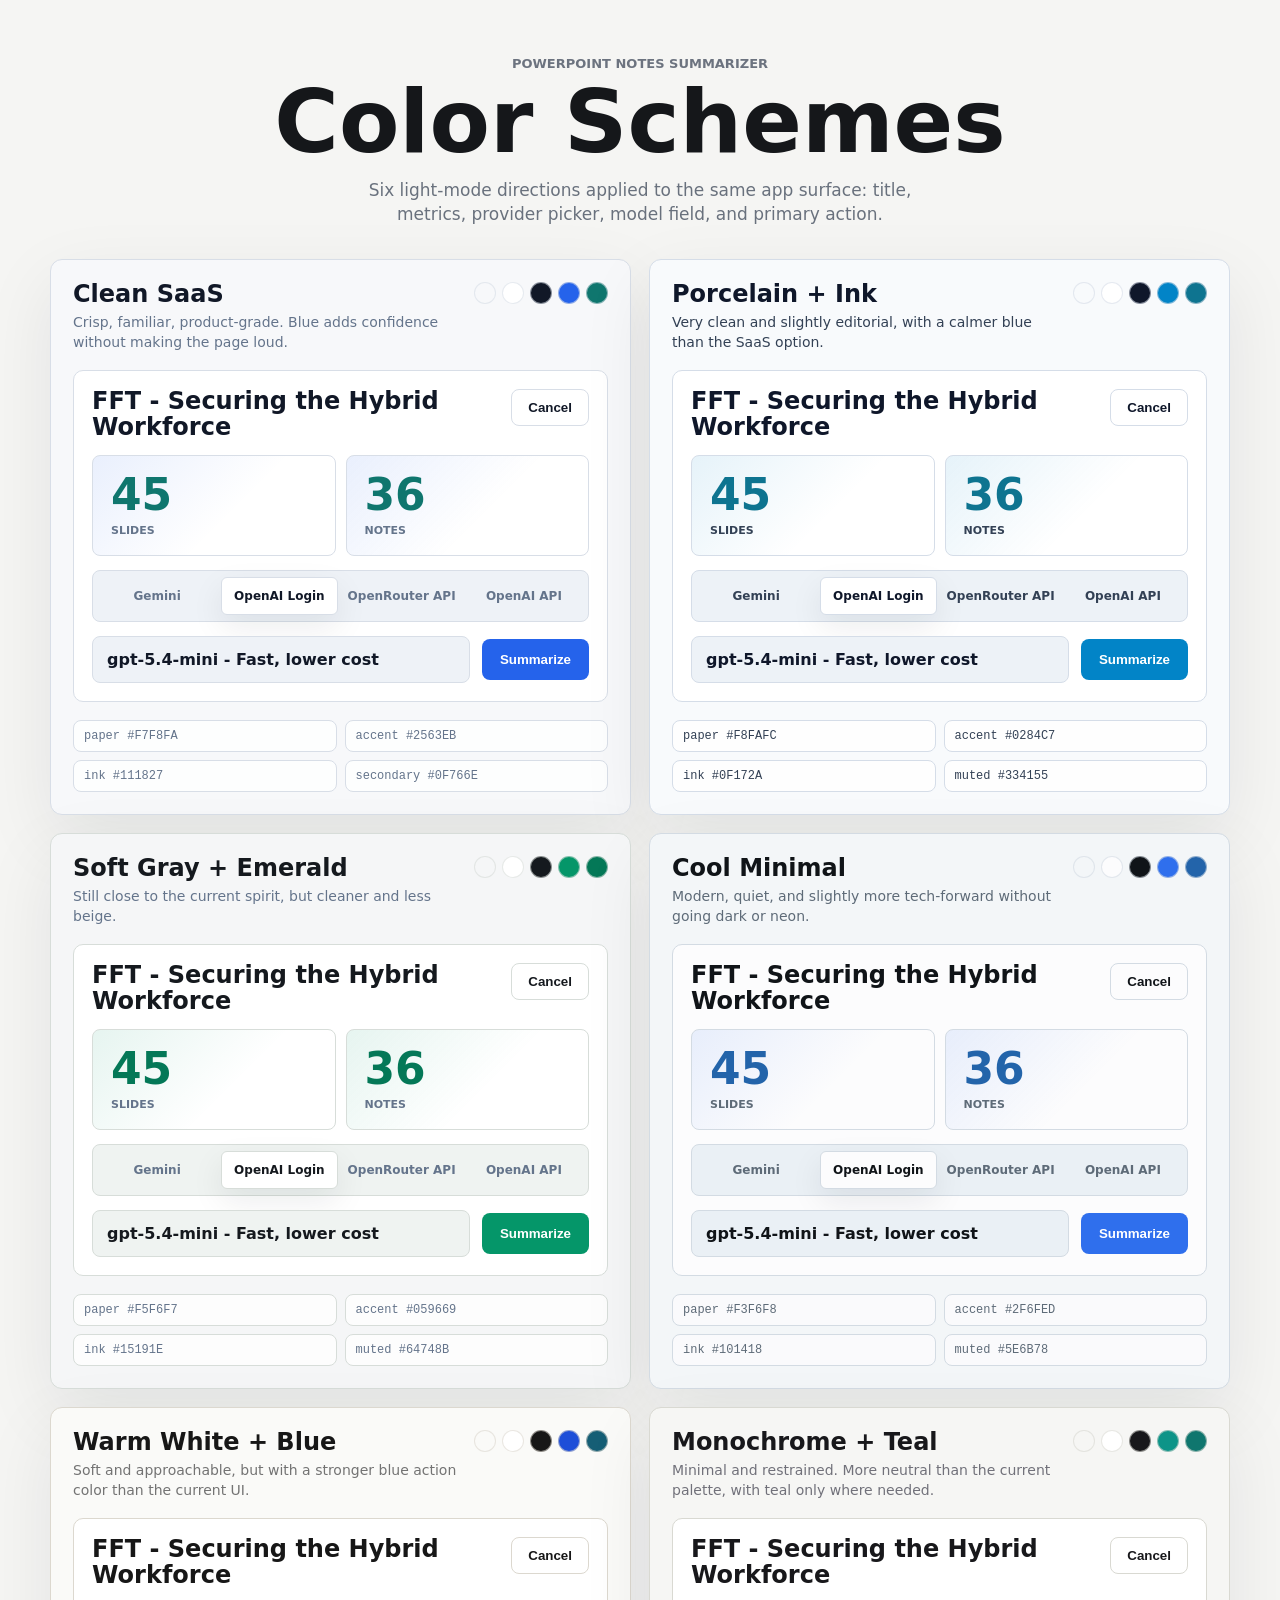
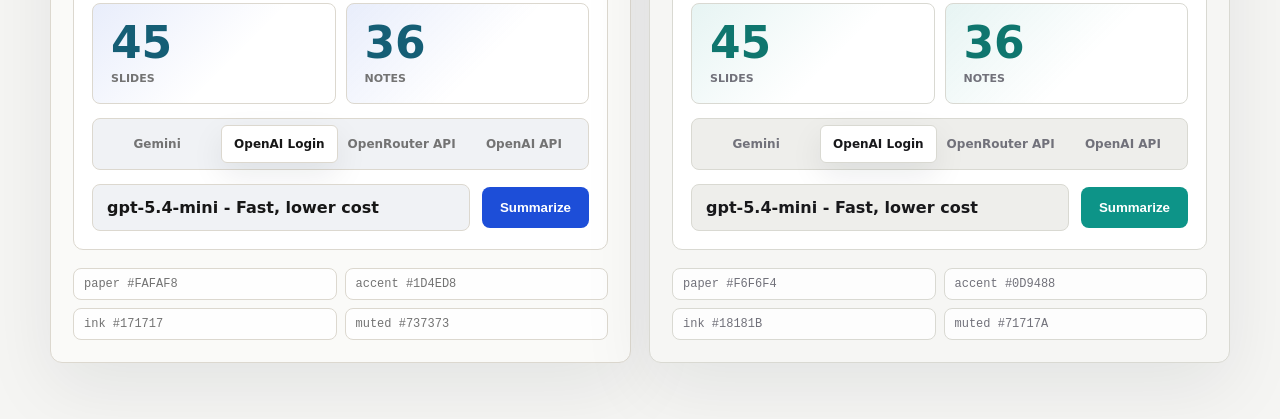
<file: static/color-schemes.html>
<!doctype html>
<html lang="en">
  <head>
    <meta charset="utf-8" />
    <meta name="viewport" content="width=device-width, initial-scale=1" />
    <title>Color Scheme Preview</title>
    <style>
      * {
        box-sizing: border-box;
      }

      body {
        margin: 0;
        background: #f5f5f3;
        color: #15171a;
        font-family:
          Inter, ui-sans-serif, system-ui, -apple-system, BlinkMacSystemFont, "Segoe UI",
          sans-serif;
      }

      .shell {
        width: min(1180px, calc(100% - 32px));
        margin: 0 auto;
        padding: 56px 0;
      }

      .topbar {
        display: grid;
        gap: 10px;
        margin-bottom: 32px;
        text-align: center;
      }

      .eyebrow {
        margin: 0;
        color: #6c737f;
        font-size: 13px;
        font-weight: 800;
        text-transform: uppercase;
      }

      h1 {
        margin: 0;
        font-size: clamp(38px, 7vw, 88px);
        line-height: 0.94;
      }

      .intro {
        max-width: 560px;
        margin: 4px auto 0;
        color: #69717d;
        font-size: 17px;
        line-height: 1.45;
      }

      .grid {
        display: grid;
        grid-template-columns: repeat(2, minmax(0, 1fr));
        gap: 18px;
      }

      .scheme {
        --paper: #f7f8fa;
        --surface: #ffffff;
        --surface-quiet: #f1f5f9;
        --ink: #111827;
        --muted: #64748b;
        --line: #d8dee7;
        --accent: #2563eb;
        --accent-2: #0f766e;
        display: grid;
        gap: 18px;
        border: 1px solid var(--line);
        border-radius: 12px;
        background: var(--paper);
        box-shadow: 0 24px 72px rgba(15, 23, 42, 0.08);
        color: var(--ink);
        padding: 22px;
      }

      .scheme-head {
        display: flex;
        align-items: flex-start;
        justify-content: space-between;
        gap: 16px;
      }

      .scheme h2 {
        margin: 0;
        color: var(--ink);
        font-size: 24px;
        line-height: 1.05;
      }

      .scheme p {
        margin: 6px 0 0;
        color: var(--muted);
        font-size: 14px;
        line-height: 1.4;
      }

      .swatches {
        display: flex;
        flex: 0 0 auto;
        gap: 6px;
      }

      .swatch {
        width: 22px;
        height: 22px;
        border: 1px solid color-mix(in srgb, var(--line) 60%, transparent);
        border-radius: 50%;
      }

      .mock {
        display: grid;
        gap: 14px;
        border: 1px solid var(--line);
        border-radius: 10px;
        background: var(--surface);
        padding: 18px;
      }

      .mock-title {
        display: flex;
        align-items: flex-start;
        justify-content: space-between;
        gap: 18px;
      }

      .mock-title strong {
        display: block;
        max-width: 430px;
        color: var(--ink);
        font-size: 24px;
        line-height: 1.08;
      }

      .ghost {
        flex: 0 0 auto;
        border: 1px solid var(--line);
        border-radius: 8px;
        background: var(--surface);
        color: var(--ink);
        padding: 10px 16px;
        font-weight: 800;
      }

      .metrics {
        display: grid;
        grid-template-columns: repeat(2, minmax(0, 1fr));
        gap: 10px;
      }

      .metric {
        border: 1px solid var(--line);
        border-radius: 8px;
        background:
          linear-gradient(135deg, color-mix(in srgb, var(--accent) 10%, transparent), transparent 58%),
          var(--surface);
        padding: 18px;
      }

      .metric span {
        display: block;
        color: var(--accent-2);
        font-size: 44px;
        font-weight: 820;
        line-height: 0.95;
      }

      .metric small {
        display: block;
        margin-top: 8px;
        color: var(--muted);
        font-size: 11px;
        font-weight: 800;
        text-transform: uppercase;
      }

      .provider {
        display: grid;
        grid-template-columns: repeat(4, minmax(0, 1fr));
        gap: 6px;
        border: 1px solid var(--line);
        border-radius: 8px;
        background: var(--surface-quiet);
        padding: 6px;
      }

      .provider span {
        display: flex;
        min-height: 38px;
        align-items: center;
        justify-content: center;
        border-radius: 6px;
        color: var(--muted);
        font-size: 12px;
        font-weight: 800;
        text-align: center;
      }

      .provider .active {
        border: 1px solid var(--line);
        background: var(--surface);
        color: var(--ink);
        box-shadow: 0 12px 32px rgba(15, 23, 42, 0.08);
      }

      .actions {
        display: flex;
        align-items: center;
        justify-content: space-between;
        gap: 12px;
      }

      .select {
        flex: 1;
        border: 1px solid var(--line);
        border-radius: 8px;
        background: var(--surface-quiet);
        color: var(--ink);
        padding: 13px 14px;
        font-weight: 650;
      }

      .primary {
        border: 0;
        border-radius: 8px;
        background: var(--accent);
        color: #ffffff;
        padding: 13px 18px;
        font-weight: 850;
      }

      .hexes {
        display: grid;
        grid-template-columns: repeat(2, minmax(0, 1fr));
        gap: 8px;
      }

      .hexes code {
        border: 1px solid var(--line);
        border-radius: 8px;
        background: color-mix(in srgb, var(--surface) 82%, transparent);
        color: var(--muted);
        padding: 8px 10px;
        font-size: 12px;
      }

      .clean-saas {
        --paper: #f7f8fa;
        --surface: #ffffff;
        --surface-quiet: #eef2f7;
        --ink: #111827;
        --muted: #64748b;
        --line: #d8dee7;
        --accent: #2563eb;
        --accent-2: #0f766e;
      }

      .porcelain-ink {
        --paper: #f8fafc;
        --surface: #ffffff;
        --surface-quiet: #edf2f7;
        --ink: #0f172a;
        --muted: #334155;
        --line: #d5dde8;
        --accent: #0284c7;
        --accent-2: #0e7490;
      }

      .soft-emerald {
        --paper: #f5f6f7;
        --surface: #ffffff;
        --surface-quiet: #eff3f1;
        --ink: #15191e;
        --muted: #64748b;
        --line: #d7ddd9;
        --accent: #059669;
        --accent-2: #047857;
      }

      .cool-minimal {
        --paper: #f3f6f8;
        --surface: #fcfcfd;
        --surface-quiet: #eaf0f5;
        --ink: #101418;
        --muted: #5e6b78;
        --line: #d3dbe3;
        --accent: #2f6fed;
        --accent-2: #2364aa;
      }

      .warm-blue {
        --paper: #fafaf8;
        --surface: #ffffff;
        --surface-quiet: #f0f2f5;
        --ink: #171717;
        --muted: #737373;
        --line: #dcd8cf;
        --accent: #1d4ed8;
        --accent-2: #155e75;
      }

      .mono-teal {
        --paper: #f6f6f4;
        --surface: #ffffff;
        --surface-quiet: #eeeeeb;
        --ink: #18181b;
        --muted: #71717a;
        --line: #d9d9d2;
        --accent: #0d9488;
        --accent-2: #0f766e;
      }

      @media (max-width: 900px) {
        .grid {
          grid-template-columns: 1fr;
        }
      }

      @media (max-width: 620px) {
        .shell {
          width: min(100% - 20px, 1180px);
          padding: 32px 0;
        }

        .scheme {
          padding: 16px;
        }

        .scheme-head,
        .mock-title,
        .actions {
          flex-direction: column;
        }

        .provider,
        .metrics,
        .hexes {
          grid-template-columns: 1fr;
        }

        .ghost,
        .primary {
          width: 100%;
        }
      }
    </style>
  </head>
  <body>
    <main class="shell">
      <header class="topbar">
        <p class="eyebrow">PowerPoint Notes Summarizer</p>
        <h1>Color Schemes</h1>
        <p class="intro">Six light-mode directions applied to the same app surface: title, metrics, provider picker, model field, and primary action.</p>
      </header>

      <section class="grid" aria-label="Color scheme previews">
        <article class="scheme clean-saas">
          <div class="scheme-head">
            <div>
              <h2>Clean SaaS</h2>
              <p>Crisp, familiar, product-grade. Blue adds confidence without making the page loud.</p>
            </div>
            <div class="swatches" aria-hidden="true">
              <span class="swatch" style="background: #f7f8fa"></span>
              <span class="swatch" style="background: #ffffff"></span>
              <span class="swatch" style="background: #111827"></span>
              <span class="swatch" style="background: #2563eb"></span>
              <span class="swatch" style="background: #0f766e"></span>
            </div>
          </div>
          <div class="mock">
            <div class="mock-title"><strong>FFT - Securing the Hybrid Workforce</strong><button class="ghost">Cancel</button></div>
            <div class="metrics"><div class="metric"><span>45</span><small>Slides</small></div><div class="metric"><span>36</span><small>Notes</small></div></div>
            <div class="provider"><span>Gemini</span><span class="active">OpenAI Login</span><span>OpenRouter API</span><span>OpenAI API</span></div>
            <div class="actions"><div class="select">gpt-5.4-mini - Fast, lower cost</div><button class="primary">Summarize</button></div>
          </div>
          <div class="hexes"><code>paper #F7F8FA</code><code>accent #2563EB</code><code>ink #111827</code><code>secondary #0F766E</code></div>
        </article>

        <article class="scheme porcelain-ink">
          <div class="scheme-head">
            <div>
              <h2>Porcelain + Ink</h2>
              <p>Very clean and slightly editorial, with a calmer blue than the SaaS option.</p>
            </div>
            <div class="swatches" aria-hidden="true">
              <span class="swatch" style="background: #f8fafc"></span>
              <span class="swatch" style="background: #ffffff"></span>
              <span class="swatch" style="background: #0f172a"></span>
              <span class="swatch" style="background: #0284c7"></span>
              <span class="swatch" style="background: #0e7490"></span>
            </div>
          </div>
          <div class="mock">
            <div class="mock-title"><strong>FFT - Securing the Hybrid Workforce</strong><button class="ghost">Cancel</button></div>
            <div class="metrics"><div class="metric"><span>45</span><small>Slides</small></div><div class="metric"><span>36</span><small>Notes</small></div></div>
            <div class="provider"><span>Gemini</span><span class="active">OpenAI Login</span><span>OpenRouter API</span><span>OpenAI API</span></div>
            <div class="actions"><div class="select">gpt-5.4-mini - Fast, lower cost</div><button class="primary">Summarize</button></div>
          </div>
          <div class="hexes"><code>paper #F8FAFC</code><code>accent #0284C7</code><code>ink #0F172A</code><code>muted #334155</code></div>
        </article>

        <article class="scheme soft-emerald">
          <div class="scheme-head">
            <div>
              <h2>Soft Gray + Emerald</h2>
              <p>Still close to the current spirit, but cleaner and less beige.</p>
            </div>
            <div class="swatches" aria-hidden="true">
              <span class="swatch" style="background: #f5f6f7"></span>
              <span class="swatch" style="background: #ffffff"></span>
              <span class="swatch" style="background: #15191e"></span>
              <span class="swatch" style="background: #059669"></span>
              <span class="swatch" style="background: #047857"></span>
            </div>
          </div>
          <div class="mock">
            <div class="mock-title"><strong>FFT - Securing the Hybrid Workforce</strong><button class="ghost">Cancel</button></div>
            <div class="metrics"><div class="metric"><span>45</span><small>Slides</small></div><div class="metric"><span>36</span><small>Notes</small></div></div>
            <div class="provider"><span>Gemini</span><span class="active">OpenAI Login</span><span>OpenRouter API</span><span>OpenAI API</span></div>
            <div class="actions"><div class="select">gpt-5.4-mini - Fast, lower cost</div><button class="primary">Summarize</button></div>
          </div>
          <div class="hexes"><code>paper #F5F6F7</code><code>accent #059669</code><code>ink #15191E</code><code>muted #64748B</code></div>
        </article>

        <article class="scheme cool-minimal">
          <div class="scheme-head">
            <div>
              <h2>Cool Minimal</h2>
              <p>Modern, quiet, and slightly more tech-forward without going dark or neon.</p>
            </div>
            <div class="swatches" aria-hidden="true">
              <span class="swatch" style="background: #f3f6f8"></span>
              <span class="swatch" style="background: #fcfcfd"></span>
              <span class="swatch" style="background: #101418"></span>
              <span class="swatch" style="background: #2f6fed"></span>
              <span class="swatch" style="background: #2364aa"></span>
            </div>
          </div>
          <div class="mock">
            <div class="mock-title"><strong>FFT - Securing the Hybrid Workforce</strong><button class="ghost">Cancel</button></div>
            <div class="metrics"><div class="metric"><span>45</span><small>Slides</small></div><div class="metric"><span>36</span><small>Notes</small></div></div>
            <div class="provider"><span>Gemini</span><span class="active">OpenAI Login</span><span>OpenRouter API</span><span>OpenAI API</span></div>
            <div class="actions"><div class="select">gpt-5.4-mini - Fast, lower cost</div><button class="primary">Summarize</button></div>
          </div>
          <div class="hexes"><code>paper #F3F6F8</code><code>accent #2F6FED</code><code>ink #101418</code><code>muted #5E6B78</code></div>
        </article>

        <article class="scheme warm-blue">
          <div class="scheme-head">
            <div>
              <h2>Warm White + Blue</h2>
              <p>Soft and approachable, but with a stronger blue action color than the current UI.</p>
            </div>
            <div class="swatches" aria-hidden="true">
              <span class="swatch" style="background: #fafaf8"></span>
              <span class="swatch" style="background: #ffffff"></span>
              <span class="swatch" style="background: #171717"></span>
              <span class="swatch" style="background: #1d4ed8"></span>
              <span class="swatch" style="background: #155e75"></span>
            </div>
          </div>
          <div class="mock">
            <div class="mock-title"><strong>FFT - Securing the Hybrid Workforce</strong><button class="ghost">Cancel</button></div>
            <div class="metrics"><div class="metric"><span>45</span><small>Slides</small></div><div class="metric"><span>36</span><small>Notes</small></div></div>
            <div class="provider"><span>Gemini</span><span class="active">OpenAI Login</span><span>OpenRouter API</span><span>OpenAI API</span></div>
            <div class="actions"><div class="select">gpt-5.4-mini - Fast, lower cost</div><button class="primary">Summarize</button></div>
          </div>
          <div class="hexes"><code>paper #FAFAF8</code><code>accent #1D4ED8</code><code>ink #171717</code><code>muted #737373</code></div>
        </article>

        <article class="scheme mono-teal">
          <div class="scheme-head">
            <div>
              <h2>Monochrome + Teal</h2>
              <p>Minimal and restrained. More neutral than the current palette, with teal only where needed.</p>
            </div>
            <div class="swatches" aria-hidden="true">
              <span class="swatch" style="background: #f6f6f4"></span>
              <span class="swatch" style="background: #ffffff"></span>
              <span class="swatch" style="background: #18181b"></span>
              <span class="swatch" style="background: #0d9488"></span>
              <span class="swatch" style="background: #0f766e"></span>
            </div>
          </div>
          <div class="mock">
            <div class="mock-title"><strong>FFT - Securing the Hybrid Workforce</strong><button class="ghost">Cancel</button></div>
            <div class="metrics"><div class="metric"><span>45</span><small>Slides</small></div><div class="metric"><span>36</span><small>Notes</small></div></div>
            <div class="provider"><span>Gemini</span><span class="active">OpenAI Login</span><span>OpenRouter API</span><span>OpenAI API</span></div>
            <div class="actions"><div class="select">gpt-5.4-mini - Fast, lower cost</div><button class="primary">Summarize</button></div>
          </div>
          <div class="hexes"><code>paper #F6F6F4</code><code>accent #0D9488</code><code>ink #18181B</code><code>muted #71717A</code></div>
        </article>
      </section>
    </main>
  </body>
</html>
</file>
